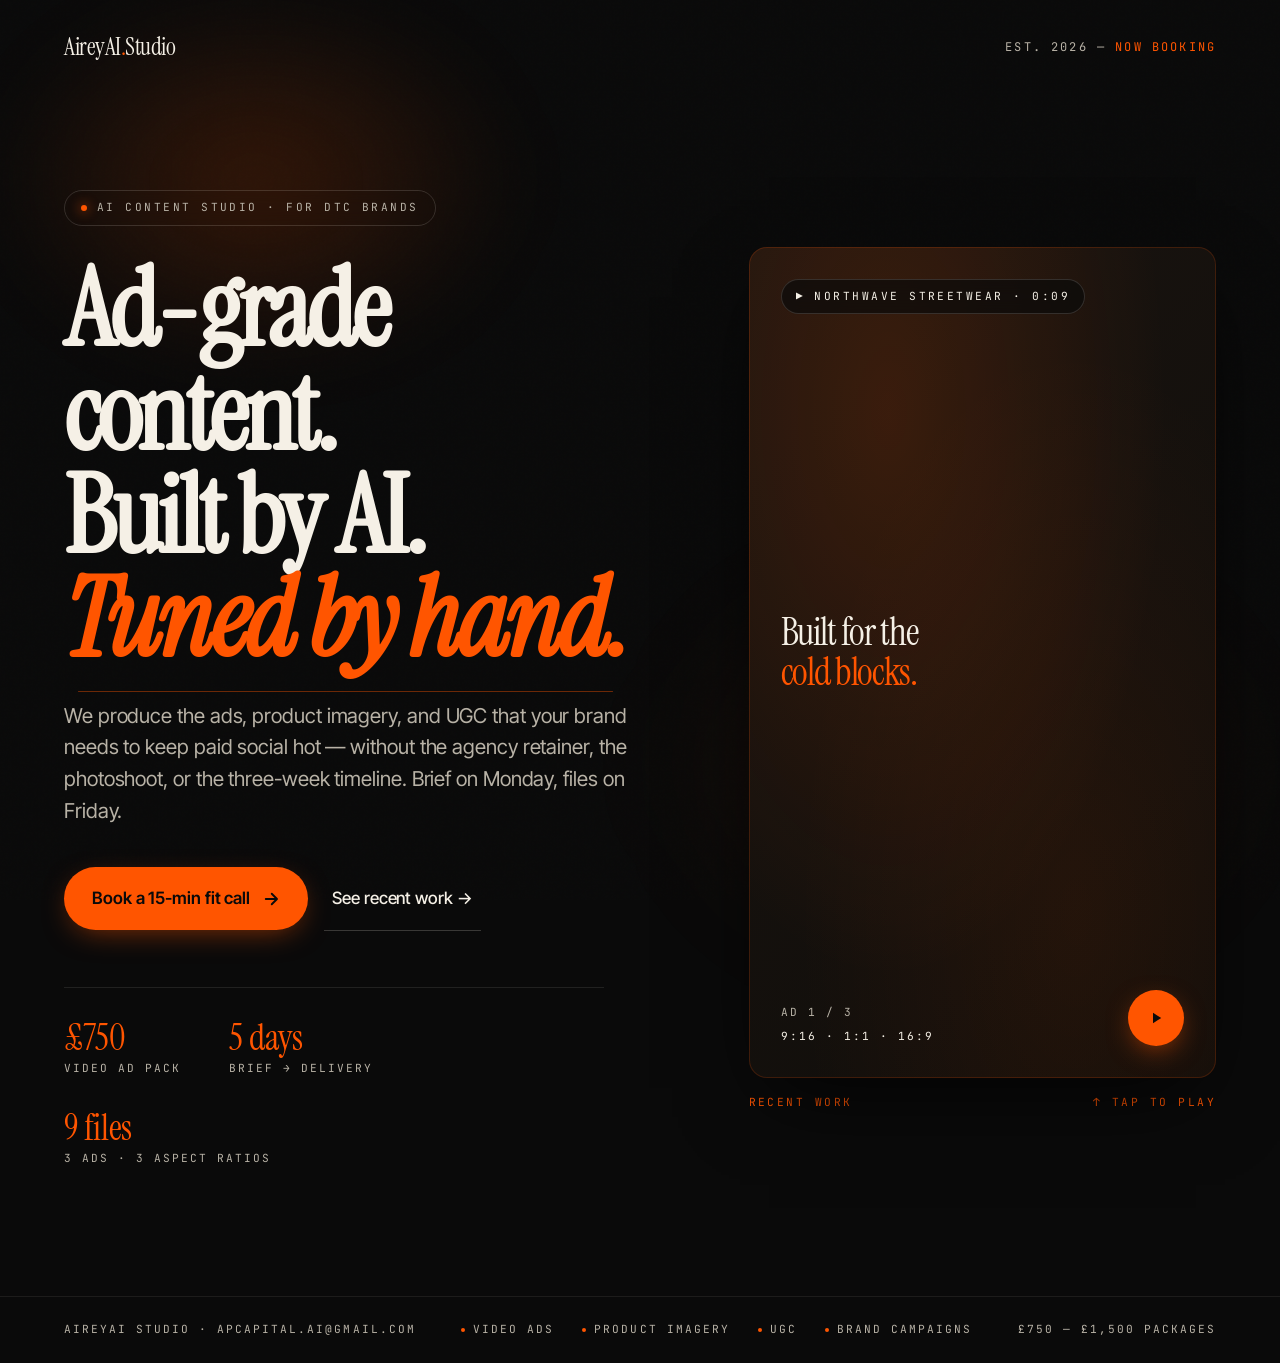
<file: mock-a-editorial.html>
<!doctype html>
<html lang="en">
<head>
  <meta charset="utf-8" />
  <meta name="viewport" content="width=device-width, initial-scale=1" />
  <title>Mock A — Dark Editorial Studio | AireyAI</title>
  <link rel="preconnect" href="https://fonts.googleapis.com" />
  <link rel="preconnect" href="https://fonts.gstatic.com" crossorigin />
  <link href="https://fonts.googleapis.com/css2?family=Instrument+Serif:ital@0;1&family=Inter+Tight:wght@400;500;600;700;800&family=JetBrains+Mono:wght@400;500&display=swap" rel="stylesheet" />
  <style>
    :root {
      --ink: #0A0A0A;
      --ink-2: #161616;
      --cream: #F5F0E6;
      --cream-mute: #B8B2A6;
      --primary: #FF5500;
      --primary-soft: rgba(255, 85, 0, 0.18);
      --serif: 'Instrument Serif', 'Times New Roman', serif;
      --sans: 'Inter Tight', system-ui, sans-serif;
      --mono: 'JetBrains Mono', monospace;
    }
    * { box-sizing: border-box; margin: 0; padding: 0; }
    html { scroll-behavior: smooth; }
    body {
      background: var(--ink);
      color: var(--cream);
      font-family: var(--sans);
      font-size: 1.0625rem;
      line-height: 1.6;
      letter-spacing: -0.005em;
      min-height: 100dvh;
      overflow-x: hidden;
      -webkit-font-smoothing: antialiased;
      -moz-osx-font-smoothing: grayscale;
    }

    /* Grain overlay */
    body::before {
      content: '';
      position: fixed; inset: 0; z-index: 1; pointer-events: none;
      opacity: 0.06; mix-blend-mode: overlay;
      background-image: url("data:image/svg+xml,%3Csvg viewBox='0 0 300 300' xmlns='http://www.w3.org/2000/svg'%3E%3Cfilter id='n'%3E%3CfeTurbulence baseFrequency='0.85' numOctaves='3' /%3E%3C/filter%3E%3Crect width='100%25' height='100%25' filter='url(%23n)'/%3E%3C/svg%3E");
    }

    /* Bloom gradients */
    .bloom {
      position: fixed; inset: 0; z-index: 0; pointer-events: none;
    }
    .bloom::before {
      content: ''; position: absolute;
      top: -10%; left: -10%; width: 60%; height: 60%;
      background: radial-gradient(closest-side, var(--primary-soft), transparent 70%);
      filter: blur(40px);
    }
    .bloom::after {
      content: ''; position: absolute;
      bottom: -20%; right: -10%; width: 70%; height: 70%;
      background: radial-gradient(closest-side, rgba(255, 85, 0, 0.10), transparent 70%);
      filter: blur(60px);
    }

    /* Nav */
    nav {
      position: relative; z-index: 10;
      padding: 28px max(24px, 5vw);
      display: flex; justify-content: space-between; align-items: center;
    }
    .logo { font-family: var(--serif); font-size: 1.5rem; letter-spacing: -0.02em; }
    .logo em { color: var(--primary); font-style: normal; }
    .nav-meta { font-family: var(--mono); font-size: 0.75rem; text-transform: uppercase; letter-spacing: 0.18em; color: var(--cream-mute); }
    .nav-meta span { color: var(--primary); }

    /* Hero */
    .hero {
      position: relative; z-index: 2;
      padding: clamp(40px, 8vw, 96px) max(24px, 5vw) clamp(60px, 10vw, 140px);
      display: grid;
      grid-template-columns: minmax(0, 1.3fr) minmax(0, 1fr);
      gap: clamp(32px, 6vw, 80px);
      align-items: center;
      min-height: calc(100dvh - 100px);
    }
    @media (max-width: 900px) {
      .hero { grid-template-columns: 1fr; padding-top: 24px; }
    }

    .hero-eyebrow {
      display: inline-flex; align-items: center; gap: 10px;
      font-family: var(--mono); font-size: 0.7rem; text-transform: uppercase;
      letter-spacing: 0.22em; color: var(--cream-mute);
      padding: 8px 16px;
      border: 1px solid rgba(245, 240, 230, 0.15);
      border-radius: 999px;
      backdrop-filter: blur(8px);
      margin-bottom: 32px;
    }
    .hero-eyebrow::before {
      content: ''; width: 6px; height: 6px;
      background: var(--primary); border-radius: 50%;
      box-shadow: 0 0 12px var(--primary);
    }

    .hero-headline {
      font-family: var(--serif);
      font-size: clamp(3.25rem, 8.5vw, 7rem);
      line-height: 0.95;
      letter-spacing: -0.035em;
      margin-bottom: 28px;
      max-width: 13ch;
    }
    .hero-headline em {
      font-style: italic;
      color: var(--primary);
      position: relative;
    }
    .hero-headline em::after {
      content: ''; position: absolute;
      bottom: -2px; left: 0; right: 0;
      height: 1px; background: var(--primary); opacity: 0.4;
      transform: scaleX(0.95);
    }

    .hero-sub {
      font-size: clamp(1.125rem, 1.6vw, 1.375rem);
      color: var(--cream-mute);
      max-width: 50ch;
      line-height: 1.55;
      margin-bottom: 40px;
    }

    .hero-actions {
      display: flex; flex-wrap: wrap; gap: 16px; align-items: center;
      margin-bottom: 56px;
    }
    .btn-primary {
      display: inline-flex; align-items: center; gap: 12px;
      padding: 18px 28px;
      background: var(--primary);
      color: var(--ink);
      font-weight: 600; font-size: 1.0625rem;
      border-radius: 999px;
      text-decoration: none;
      transition: transform 0.3s cubic-bezier(0.2, 0.8, 0.2, 1),
                  box-shadow 0.3s cubic-bezier(0.2, 0.8, 0.2, 1);
      box-shadow: 0 8px 30px -10px rgba(255, 85, 0, 0.6);
    }
    .btn-primary:hover {
      transform: translateY(-2px);
      box-shadow: 0 14px 40px -10px rgba(255, 85, 0, 0.8);
    }
    .btn-primary svg { transition: transform 0.3s cubic-bezier(0.2, 0.8, 0.2, 1); }
    .btn-primary:hover svg { transform: translateX(4px); }

    .btn-ghost {
      display: inline-flex; align-items: center; gap: 10px;
      padding: 18px 8px;
      color: var(--cream);
      text-decoration: none;
      font-weight: 500;
      border-bottom: 1px solid rgba(245, 240, 230, 0.2);
      transition: border-color 0.3s, color 0.3s;
    }
    .btn-ghost:hover {
      border-color: var(--primary); color: var(--primary);
    }

    .hero-meta {
      display: flex; flex-wrap: wrap; gap: 32px 48px;
      padding-top: 32px;
      border-top: 1px solid rgba(245, 240, 230, 0.1);
      max-width: 540px;
    }
    .hero-meta-item .num {
      font-family: var(--serif); font-size: 2.25rem; line-height: 1;
      color: var(--primary); margin-bottom: 4px;
    }
    .hero-meta-item .lbl {
      font-family: var(--mono); font-size: 0.7rem; text-transform: uppercase;
      letter-spacing: 0.18em; color: var(--cream-mute);
    }

    /* Video showcase */
    .showcase { position: relative; }
    .showcase-frame {
      position: relative;
      aspect-ratio: 9 / 16;
      border-radius: 18px;
      overflow: hidden;
      background: linear-gradient(135deg, #1A1410, #0F0D0A);
      box-shadow: 0 30px 80px -20px rgba(0, 0, 0, 0.8),
                  0 0 0 1px rgba(255, 85, 0, 0.18) inset;
    }
    .showcase-frame::before {
      content: ''; position: absolute; inset: 0;
      background: radial-gradient(ellipse at 30% 20%, rgba(255, 85, 0, 0.15), transparent 60%),
                  radial-gradient(ellipse at 70% 80%, rgba(255, 85, 0, 0.08), transparent 60%);
    }
    .showcase-mock {
      position: absolute; inset: 0;
      display: flex; flex-direction: column; justify-content: space-between;
      padding: 32px;
    }
    .showcase-tag {
      align-self: flex-start;
      font-family: var(--mono); font-size: 0.7rem;
      text-transform: uppercase; letter-spacing: 0.22em;
      padding: 8px 14px;
      background: rgba(10, 10, 10, 0.7);
      backdrop-filter: blur(8px);
      border: 1px solid rgba(245, 240, 230, 0.15);
      border-radius: 999px;
    }
    .showcase-body {
      font-family: var(--serif);
      font-size: clamp(1.75rem, 3vw, 2.5rem);
      line-height: 1.05;
      letter-spacing: -0.03em;
    }
    .showcase-body em { color: var(--primary); font-style: normal; }
    .showcase-foot {
      display: flex; justify-content: space-between; align-items: flex-end;
      font-family: var(--mono); font-size: 0.7rem;
      color: var(--cream-mute); text-transform: uppercase; letter-spacing: 0.18em;
    }
    .showcase-play {
      width: 56px; height: 56px;
      border-radius: 50%;
      background: var(--primary); color: var(--ink);
      display: flex; align-items: center; justify-content: center;
      box-shadow: 0 8px 28px -8px rgba(255, 85, 0, 0.7);
      cursor: pointer;
    }
    .showcase-caption {
      margin-top: 16px;
      font-family: var(--mono); font-size: 0.7rem;
      color: var(--cream-mute);
      text-transform: uppercase; letter-spacing: 0.22em;
      display: flex; justify-content: space-between;
    }
    .showcase-caption span { color: var(--primary); }

    /* Footer strip */
    .strip {
      position: relative; z-index: 2;
      padding: 24px max(24px, 5vw);
      border-top: 1px solid rgba(245, 240, 230, 0.08);
      display: flex; flex-wrap: wrap; gap: 16px 40px;
      justify-content: space-between; align-items: center;
      font-family: var(--mono); font-size: 0.7rem;
      color: var(--cream-mute);
      text-transform: uppercase; letter-spacing: 0.18em;
    }
    .strip ul { display: flex; flex-wrap: wrap; gap: 20px 28px; list-style: none; }
    .strip ul li { display: inline-flex; align-items: center; gap: 8px; }
    .strip ul li::before {
      content: ''; width: 4px; height: 4px;
      background: var(--primary); border-radius: 50%;
    }

    /* Animation: subtle fade-up on load */
    @keyframes rise {
      from { opacity: 0; transform: translateY(24px); }
      to { opacity: 1; transform: translateY(0); }
    }
    [data-rise] { opacity: 0; animation: rise 1s cubic-bezier(0.2, 0.8, 0.2, 1) forwards; }
    [data-rise-1] { animation-delay: 0.1s; }
    [data-rise-2] { animation-delay: 0.25s; }
    [data-rise-3] { animation-delay: 0.4s; }
    [data-rise-4] { animation-delay: 0.55s; }
    [data-rise-5] { animation-delay: 0.7s; }
    [data-rise-6] { animation-delay: 0.85s; }
  </style>
</head>
<body>
  <div class="bloom"></div>

  <nav data-rise data-rise-1>
    <div class="logo">AireyAI<em>.</em>Studio</div>
    <div class="nav-meta">Est. 2026 — <span>Now booking</span></div>
  </nav>

  <main class="hero">
    <div>
      <div class="hero-eyebrow" data-rise data-rise-2>AI Content Studio · For DTC Brands</div>

      <h1 class="hero-headline" data-rise data-rise-3>
        Ad-grade content.<br />
        Built by AI.<br />
        <em>Tuned by hand.</em>
      </h1>

      <p class="hero-sub" data-rise data-rise-4>
        We produce the ads, product imagery, and UGC that your brand needs to keep paid social hot — without the agency retainer, the photoshoot, or the three-week timeline. Brief on Monday, files on Friday.
      </p>

      <div class="hero-actions" data-rise data-rise-5>
        <a href="#fit-call" class="btn-primary">
          Book a 15-min fit call
          <svg width="18" height="18" viewBox="0 0 24 24" fill="none" stroke="currentColor" stroke-width="2.5">
            <path d="M5 12h14M13 5l7 7-7 7" stroke-linecap="round" stroke-linejoin="round"/>
          </svg>
        </a>
        <a href="#work" class="btn-ghost">See recent work →</a>
      </div>

      <div class="hero-meta" data-rise data-rise-6>
        <div class="hero-meta-item">
          <div class="num">£750</div>
          <div class="lbl">Video Ad Pack</div>
        </div>
        <div class="hero-meta-item">
          <div class="num">5 days</div>
          <div class="lbl">Brief → delivery</div>
        </div>
        <div class="hero-meta-item">
          <div class="num">9 files</div>
          <div class="lbl">3 ads · 3 aspect ratios</div>
        </div>
      </div>
    </div>

    <div class="showcase" data-rise data-rise-4>
      <div class="showcase-frame">
        <div class="showcase-mock">
          <div class="showcase-tag">▶ Northwave Streetwear · 0:09</div>
          <div class="showcase-body">
            Built for the<br />
            <em>cold blocks.</em>
          </div>
          <div class="showcase-foot">
            <div>
              <div>Ad 1 / 3</div>
              <div style="margin-top: 6px; color: var(--cream);">9:16 · 1:1 · 16:9</div>
            </div>
            <div class="showcase-play">
              <svg width="18" height="18" viewBox="0 0 24 24" fill="currentColor">
                <path d="M8 5v14l11-7z"/>
              </svg>
            </div>
          </div>
        </div>
      </div>
      <div class="showcase-caption">
        <span>Recent work</span>
        <span>↑ Tap to play</span>
      </div>
    </div>
  </main>

  <div class="strip">
    <div>AireyAI Studio · apcapital.ai@gmail.com</div>
    <ul>
      <li>Video Ads</li>
      <li>Product Imagery</li>
      <li>UGC</li>
      <li>Brand Campaigns</li>
    </ul>
    <div>£750 — £1,500 packages</div>
  </div>
</body>
</html>
</file>
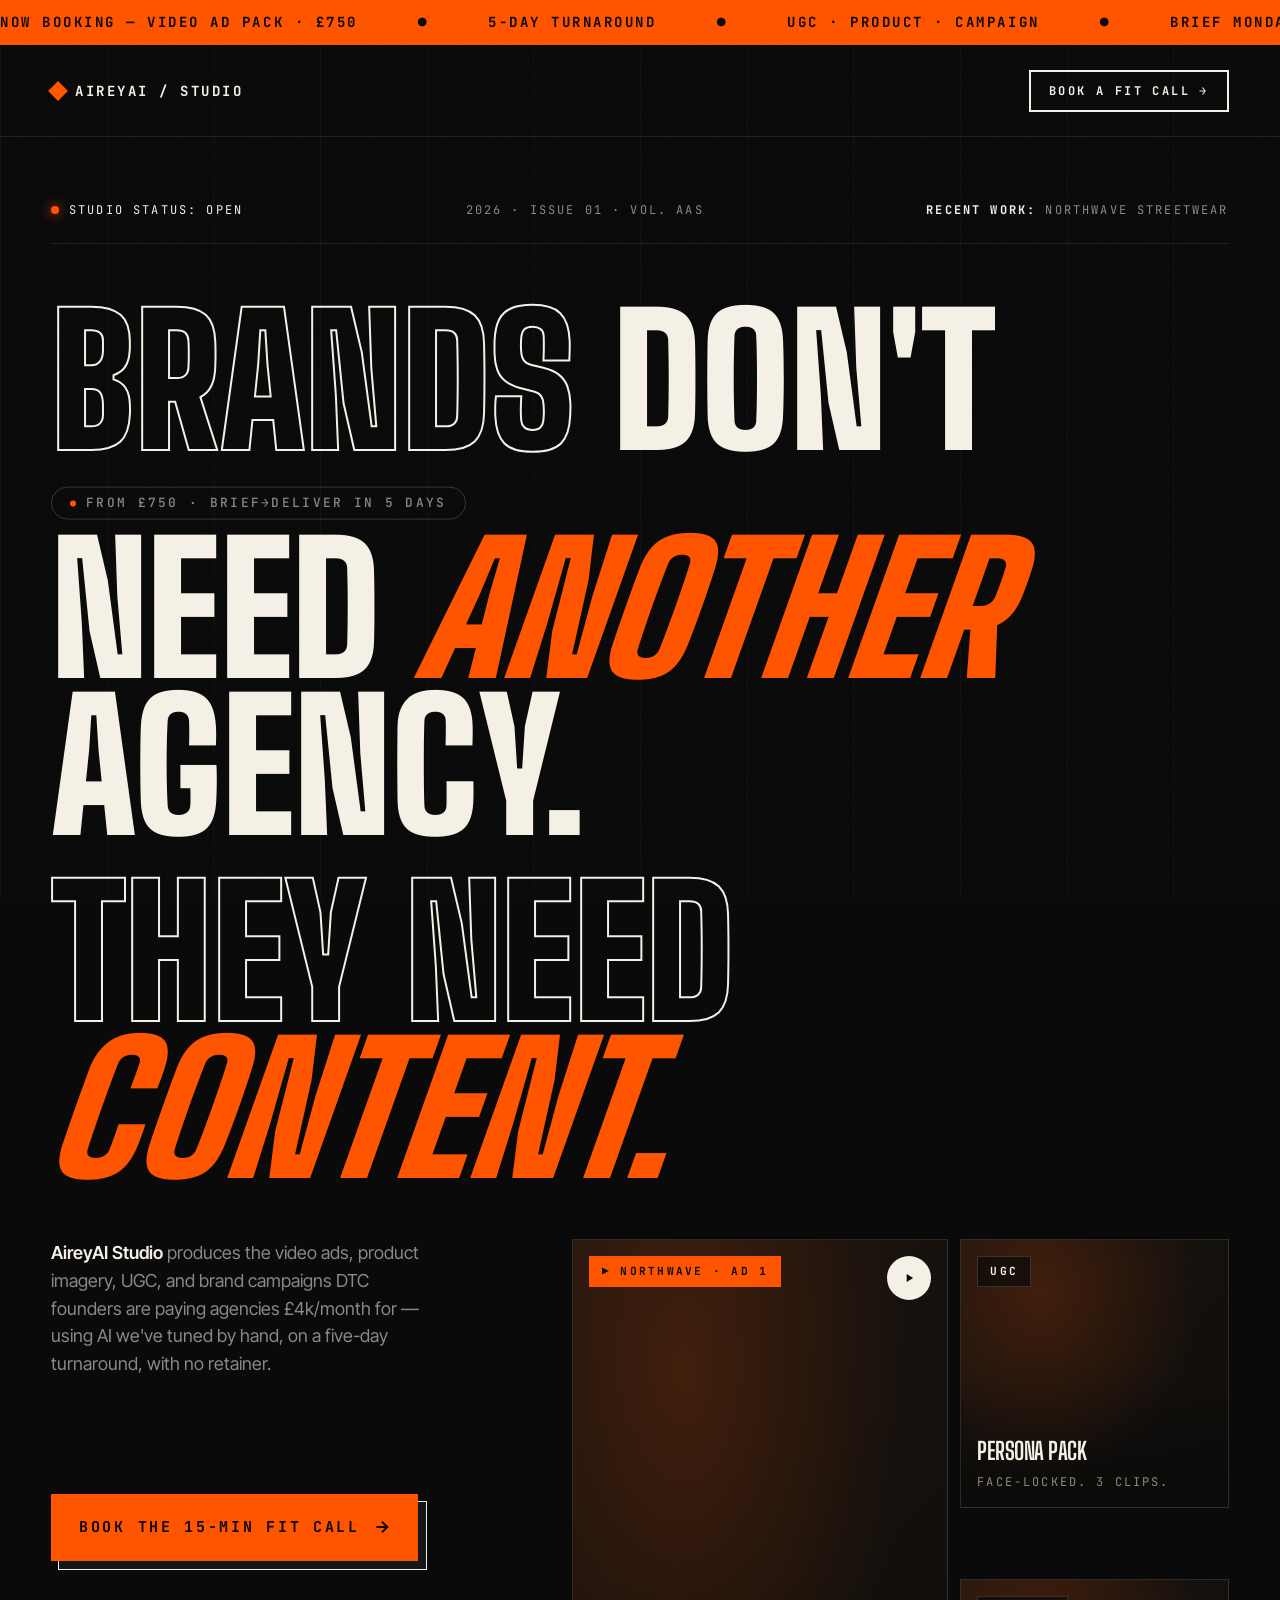
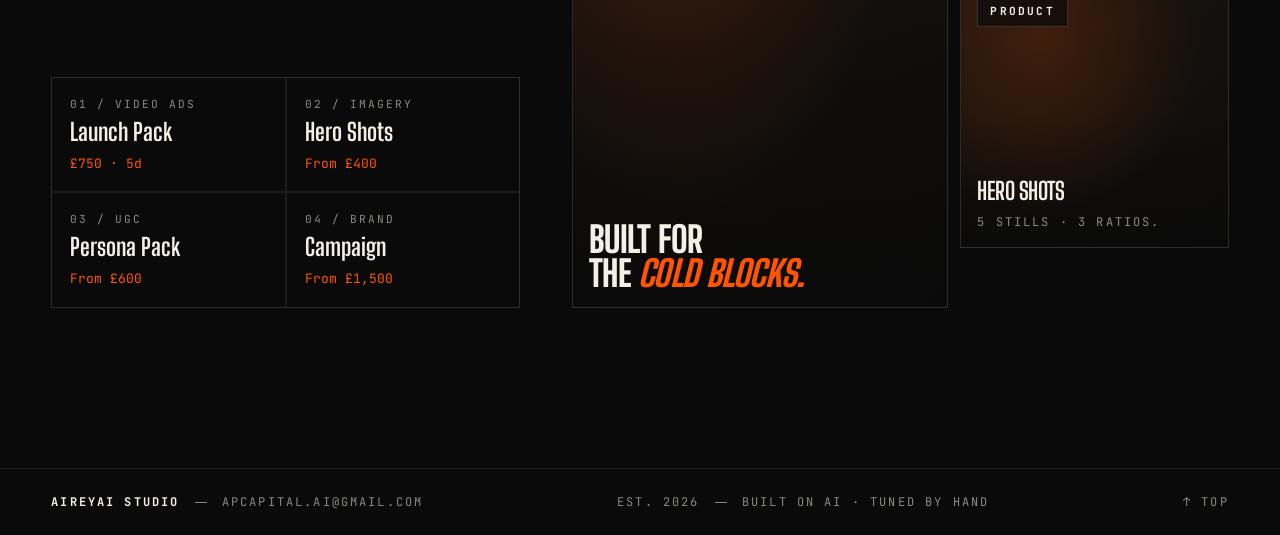
<file: mock-b-streetwear.html>
<!doctype html>
<html lang="en">
<head>
  <meta charset="utf-8" />
  <meta name="viewport" content="width=device-width, initial-scale=1" />
  <title>Mock B — Raw Portfolio Studio | AireyAI</title>
  <link rel="preconnect" href="https://fonts.googleapis.com" />
  <link rel="preconnect" href="https://fonts.gstatic.com" crossorigin />
  <link href="https://fonts.googleapis.com/css2?family=Big+Shoulders+Display:wght@500;700;800;900&family=Inter+Tight:wght@400;500;600;700&family=JetBrains+Mono:wght@400;500;700&display=swap" rel="stylesheet" />
  <style>
    :root {
      --ink: #0A0A0A;
      --ink-2: #161616;
      --paper: #F5F0E6;
      --paper-mute: rgba(245, 240, 230, 0.55);
      --primary: #FF5500;
      --primary-soft: rgba(255, 85, 0, 0.22);
      --display: 'Big Shoulders Display', 'Impact', sans-serif;
      --sans: 'Inter Tight', system-ui, sans-serif;
      --mono: 'JetBrains Mono', monospace;
    }
    * { box-sizing: border-box; margin: 0; padding: 0; }
    html { scroll-behavior: smooth; }
    body {
      background: var(--ink);
      color: var(--paper);
      font-family: var(--sans);
      line-height: 1.5;
      min-height: 100dvh;
      overflow-x: hidden;
      -webkit-font-smoothing: antialiased;
    }

    /* Grid overlay */
    body::before {
      content: '';
      position: fixed; inset: 0; z-index: 1; pointer-events: none;
      background-image:
        linear-gradient(90deg, rgba(245, 240, 230, 0.04) 1px, transparent 1px);
      background-size: calc(100vw / 12) 100%;
    }
    /* Grain */
    body::after {
      content: '';
      position: fixed; inset: 0; z-index: 2; pointer-events: none;
      opacity: 0.08; mix-blend-mode: overlay;
      background-image: url("data:image/svg+xml,%3Csvg viewBox='0 0 300 300' xmlns='http://www.w3.org/2000/svg'%3E%3Cfilter id='n'%3E%3CfeTurbulence baseFrequency='0.9' numOctaves='4' /%3E%3C/filter%3E%3Crect width='100%25' height='100%25' filter='url(%23n)'/%3E%3C/svg%3E");
    }

    /* Marquee bar */
    .marquee {
      position: relative; z-index: 5;
      background: var(--primary); color: var(--ink);
      padding: 12px 0;
      overflow: hidden;
      border-bottom: 1px solid var(--ink);
    }
    .marquee-track {
      display: flex; gap: 60px;
      animation: scroll 30s linear infinite;
      white-space: nowrap;
      font-family: var(--mono); font-weight: 700;
      font-size: 0.875rem; text-transform: uppercase;
      letter-spacing: 0.18em;
    }
    .marquee-track span { display: inline-flex; align-items: center; gap: 60px; }
    .marquee-track span::after {
      content: '●'; color: var(--ink);
    }
    @keyframes scroll {
      from { transform: translateX(0); }
      to { transform: translateX(-50%); }
    }

    /* Nav */
    nav {
      position: relative; z-index: 5;
      padding: 24px max(20px, 4vw);
      display: flex; justify-content: space-between; align-items: center;
      border-bottom: 1px solid rgba(245, 240, 230, 0.1);
    }
    .logo-mark {
      display: flex; align-items: center; gap: 10px;
      font-family: var(--mono); font-weight: 700;
      font-size: 0.875rem; text-transform: uppercase;
      letter-spacing: 0.18em;
    }
    .logo-mark::before {
      content: ''; width: 14px; height: 14px;
      background: var(--primary);
      transform: rotate(45deg);
    }
    .nav-cta {
      font-family: var(--mono); font-weight: 700;
      font-size: 0.75rem; text-transform: uppercase;
      letter-spacing: 0.2em;
      padding: 10px 18px;
      border: 2px solid var(--paper);
      color: var(--paper);
      text-decoration: none;
      transition: background 0.15s, color 0.15s;
    }
    .nav-cta:hover { background: var(--paper); color: var(--ink); }

    /* Hero block — broken grid */
    .hero {
      position: relative; z-index: 4;
      padding: clamp(40px, 5vw, 80px) max(20px, 4vw);
    }

    /* Status row */
    .status {
      display: grid;
      grid-template-columns: auto 1fr auto;
      align-items: center; gap: 24px;
      padding-bottom: 24px;
      border-bottom: 1px solid rgba(245, 240, 230, 0.1);
      margin-bottom: clamp(32px, 6vw, 64px);
      font-family: var(--mono); font-size: 0.75rem;
      text-transform: uppercase; letter-spacing: 0.18em;
      color: var(--paper-mute);
    }
    .status-dot {
      display: inline-flex; align-items: center; gap: 10px;
      color: var(--paper);
    }
    .status-dot::before {
      content: ''; width: 8px; height: 8px; border-radius: 50%;
      background: var(--primary);
      box-shadow: 0 0 12px var(--primary);
      animation: pulse 2s ease-in-out infinite;
    }
    @keyframes pulse {
      0%, 100% { opacity: 1; }
      50% { opacity: 0.5; }
    }
    .status-coords {
      font-feature-settings: 'tnum';
      text-align: center;
    }
    .status-issue {
      text-align: right;
    }
    .status-issue strong { color: var(--paper); font-weight: 700; }

    /* The headline beast */
    .display {
      font-family: var(--display);
      font-weight: 900;
      line-height: 0.82;
      letter-spacing: -0.025em;
      text-transform: uppercase;
      margin-bottom: clamp(32px, 5vw, 56px);
    }
    .display .row {
      display: flex; align-items: flex-end;
      gap: clamp(16px, 3vw, 40px);
      flex-wrap: wrap;
    }
    .display .row + .row { margin-top: clamp(4px, 0.8vw, 12px); }
    .word {
      font-size: clamp(4rem, 14vw, 13rem);
      display: inline-block;
    }
    .word.outline {
      color: transparent;
      -webkit-text-stroke: 2px var(--paper);
      text-stroke: 2px var(--paper);
    }
    .word.fill { color: var(--paper); }
    .word.fire {
      color: var(--primary);
      font-style: italic;
      transform: skewX(-6deg);
    }
    .pill-inline {
      display: inline-flex; align-items: center; gap: 10px;
      font-family: var(--mono); font-weight: 500;
      font-size: clamp(0.75rem, 1vw, 0.875rem);
      text-transform: uppercase; letter-spacing: 0.18em;
      color: var(--paper-mute);
      padding: 10px 18px;
      border: 1px solid rgba(245, 240, 230, 0.2);
      border-radius: 999px;
      align-self: center;
      transform: translateY(-0.5em);
    }
    .pill-inline::before {
      content: ''; width: 6px; height: 6px; border-radius: 50%;
      background: var(--primary);
    }

    /* Three column: lede / work tiles */
    .grid-row {
      display: grid;
      grid-template-columns: minmax(0, 5fr) minmax(0, 7fr);
      gap: clamp(24px, 4vw, 64px);
      align-items: stretch;
    }
    @media (max-width: 900px) {
      .grid-row { grid-template-columns: 1fr; }
    }

    /* Lede column */
    .lede {
      display: flex; flex-direction: column;
      justify-content: space-between;
      gap: 32px;
    }
    .lede-copy {
      font-size: clamp(1.05rem, 1.4vw, 1.25rem);
      line-height: 1.55;
      color: var(--paper-mute);
      max-width: 38ch;
    }
    .lede-copy strong { color: var(--paper); font-weight: 600; }
    .lede-cta {
      display: inline-flex; align-items: center; gap: 14px;
      padding: 22px 28px;
      background: var(--primary);
      color: var(--ink);
      font-family: var(--mono); font-weight: 700;
      font-size: 0.9375rem; text-transform: uppercase;
      letter-spacing: 0.18em;
      text-decoration: none;
      align-self: flex-start;
      transition: transform 0.15s;
      box-shadow: 8px 8px 0 var(--ink-2),
                  8px 8px 0 1px var(--paper);
    }
    .lede-cta:hover {
      transform: translate(-3px, -3px);
      box-shadow: 11px 11px 0 var(--ink-2),
                  11px 11px 0 1px var(--paper);
    }

    .lede-services {
      display: grid; grid-template-columns: 1fr 1fr;
      gap: 2px;
      background: rgba(245, 240, 230, 0.08);
      border: 1px solid rgba(245, 240, 230, 0.08);
    }
    .service-cell {
      background: var(--ink);
      padding: 18px;
      display: flex; flex-direction: column; gap: 6px;
    }
    .service-cell .lbl {
      font-family: var(--mono); font-size: 0.7rem;
      text-transform: uppercase; letter-spacing: 0.18em;
      color: var(--paper-mute);
    }
    .service-cell .name {
      font-family: var(--display); font-weight: 700;
      font-size: 1.5rem; line-height: 1.05;
    }
    .service-cell .price {
      font-family: var(--mono); font-size: 0.8125rem;
      color: var(--primary);
      margin-top: 4px;
    }

    /* Work tiles */
    .tiles {
      display: grid;
      grid-template-columns: minmax(0, 1.4fr) minmax(0, 1fr);
      grid-template-rows: auto auto;
      gap: 12px;
    }
    .tile {
      position: relative; overflow: hidden;
      border: 1px solid rgba(245, 240, 230, 0.12);
      background: linear-gradient(135deg, #1A1410, #0F0D0A);
    }
    .tile-1 {
      grid-row: 1 / 3;
      aspect-ratio: 9 / 16;
      min-height: 460px;
    }
    .tile-2 { aspect-ratio: 1 / 1; }
    .tile-3 { aspect-ratio: 1 / 1; }
    .tile-fade {
      position: absolute; inset: 0;
      background: radial-gradient(ellipse at 30% 20%, rgba(255, 85, 0, 0.18), transparent 60%),
                  linear-gradient(180deg, transparent 50%, rgba(10, 10, 10, 0.9) 100%);
    }
    .tile-meta {
      position: absolute; left: 16px; top: 16px;
      font-family: var(--mono); font-weight: 700; font-size: 0.7rem;
      text-transform: uppercase; letter-spacing: 0.2em;
      color: var(--paper);
      padding: 6px 12px;
      background: rgba(10, 10, 10, 0.7);
      backdrop-filter: blur(8px);
      border: 1px solid rgba(245, 240, 230, 0.15);
    }
    .tile-meta.prime {
      background: var(--primary); color: var(--ink);
      border-color: var(--primary);
    }
    .tile-body {
      position: absolute; left: 16px; right: 16px; bottom: 16px;
    }
    .tile-1 .tile-body {
      font-family: var(--display); font-weight: 800;
      font-size: clamp(1.5rem, 3vw, 2.25rem);
      line-height: 0.95; letter-spacing: -0.02em;
      text-transform: uppercase;
    }
    .tile-1 .tile-body em {
      color: var(--primary); font-style: italic;
    }
    .tile-2 .tile-body, .tile-3 .tile-body {
      font-family: var(--mono); font-size: 0.75rem;
      text-transform: uppercase; letter-spacing: 0.18em;
      color: var(--paper-mute);
    }
    .tile-2 .tile-body strong, .tile-3 .tile-body strong {
      color: var(--paper); font-weight: 700;
      font-family: var(--display); font-size: 1.5rem;
      letter-spacing: -0.02em;
      display: block; margin-bottom: 4px;
    }
    .tile-play {
      position: absolute; right: 16px; top: 16px;
      width: 44px; height: 44px;
      border-radius: 50%;
      background: var(--paper); color: var(--ink);
      display: flex; align-items: center; justify-content: center;
    }

    /* Footer rail */
    .rail {
      position: relative; z-index: 4;
      margin-top: clamp(48px, 8vw, 96px);
      padding: 24px max(20px, 4vw);
      border-top: 1px solid rgba(245, 240, 230, 0.1);
      display: flex; flex-wrap: wrap; gap: 16px 40px;
      justify-content: space-between; align-items: center;
      font-family: var(--mono); font-size: 0.75rem;
      color: var(--paper-mute);
      text-transform: uppercase; letter-spacing: 0.18em;
    }
    .rail strong { color: var(--paper); font-weight: 700; }
    .rail-divider {
      display: inline-block; width: 12px; height: 1px;
      background: var(--paper-mute);
      margin: 0 6px; vertical-align: middle;
    }

    /* Load reveals */
    @keyframes slide-up {
      from { opacity: 0; transform: translateY(40px) skewY(2deg); }
      to { opacity: 1; transform: translateY(0) skewY(0); }
    }
    [data-reveal] { opacity: 0; animation: slide-up 0.9s cubic-bezier(0.2, 0.85, 0.2, 1) forwards; }
    [data-reveal-1] { animation-delay: 0.05s; }
    [data-reveal-2] { animation-delay: 0.15s; }
    [data-reveal-3] { animation-delay: 0.3s; }
    [data-reveal-4] { animation-delay: 0.45s; }
    [data-reveal-5] { animation-delay: 0.6s; }
    [data-reveal-6] { animation-delay: 0.75s; }
  </style>
</head>
<body>

  <!-- Marquee top -->
  <div class="marquee">
    <div class="marquee-track">
      <span>NOW BOOKING — VIDEO AD PACK · £750</span>
      <span>5-DAY TURNAROUND</span>
      <span>UGC · PRODUCT · CAMPAIGN</span>
      <span>BRIEF MONDAY · DELIVER FRIDAY</span>
      <span>NOW BOOKING — VIDEO AD PACK · £750</span>
      <span>5-DAY TURNAROUND</span>
      <span>UGC · PRODUCT · CAMPAIGN</span>
      <span>BRIEF MONDAY · DELIVER FRIDAY</span>
    </div>
  </div>

  <nav>
    <div class="logo-mark">AIREYAI / STUDIO</div>
    <a href="#fit-call" class="nav-cta">Book a fit call →</a>
  </nav>

  <section class="hero">

    <div class="status" data-reveal data-reveal-1>
      <div class="status-dot">Studio status: open</div>
      <div class="status-coords">2026 · Issue 01 · Vol. AAS</div>
      <div class="status-issue"><strong>Recent work:</strong> Northwave Streetwear</div>
    </div>

    <h1 class="display" data-reveal data-reveal-2>
      <div class="row">
        <span class="word outline">Brands</span>
        <span class="word fill">don't</span>
        <span class="pill-inline">From £750 · Brief→Deliver in 5 days</span>
      </div>
      <div class="row">
        <span class="word fill">need</span>
        <span class="word fire">another</span>
      </div>
      <div class="row">
        <span class="word fill">agency.</span>
        <span class="word outline">They need</span>
      </div>
      <div class="row">
        <span class="word fire">content.</span>
      </div>
    </h1>

    <div class="grid-row">
      <div class="lede">
        <p class="lede-copy" data-reveal data-reveal-3>
          <strong>AireyAI Studio</strong> produces the video ads, product imagery, UGC, and brand campaigns DTC founders are paying agencies £4k/month for — using AI we've tuned by hand, on a five-day turnaround, with no retainer.
        </p>

        <a href="#fit-call" class="lede-cta" data-reveal data-reveal-4>
          Book the 15-min fit call
          <svg width="16" height="16" viewBox="0 0 24 24" fill="none" stroke="currentColor" stroke-width="3">
            <path d="M5 12h14M13 5l7 7-7 7" stroke-linecap="square"/>
          </svg>
        </a>

        <div class="lede-services" data-reveal data-reveal-5>
          <div class="service-cell">
            <div class="lbl">01 / Video Ads</div>
            <div class="name">Launch Pack</div>
            <div class="price">£750 · 5d</div>
          </div>
          <div class="service-cell">
            <div class="lbl">02 / Imagery</div>
            <div class="name">Hero Shots</div>
            <div class="price">From £400</div>
          </div>
          <div class="service-cell">
            <div class="lbl">03 / UGC</div>
            <div class="name">Persona Pack</div>
            <div class="price">From £600</div>
          </div>
          <div class="service-cell">
            <div class="lbl">04 / Brand</div>
            <div class="name">Campaign</div>
            <div class="price">From £1,500</div>
          </div>
        </div>
      </div>

      <div class="tiles" data-reveal data-reveal-6>
        <article class="tile tile-1">
          <div class="tile-fade"></div>
          <div class="tile-meta prime">▶ Northwave · Ad 1</div>
          <div class="tile-play">
            <svg width="14" height="14" viewBox="0 0 24 24" fill="currentColor"><path d="M8 5v14l11-7z"/></svg>
          </div>
          <div class="tile-body">
            Built for<br />the <em>cold blocks.</em>
          </div>
        </article>

        <article class="tile tile-2">
          <div class="tile-fade"></div>
          <div class="tile-meta">UGC</div>
          <div class="tile-body">
            <strong>Persona Pack</strong>
            Face-locked. 3 clips.
          </div>
        </article>

        <article class="tile tile-3">
          <div class="tile-fade"></div>
          <div class="tile-meta">Product</div>
          <div class="tile-body">
            <strong>Hero Shots</strong>
            5 stills · 3 ratios.
          </div>
        </article>
      </div>
    </div>
  </section>

  <div class="rail">
    <div><strong>AireyAI Studio</strong> <span class="rail-divider"></span> apcapital.ai@gmail.com</div>
    <div>Est. 2026 <span class="rail-divider"></span> Built on AI · Tuned by hand</div>
    <div>↑ Top</div>
  </div>

</body>
</html>
</file>
